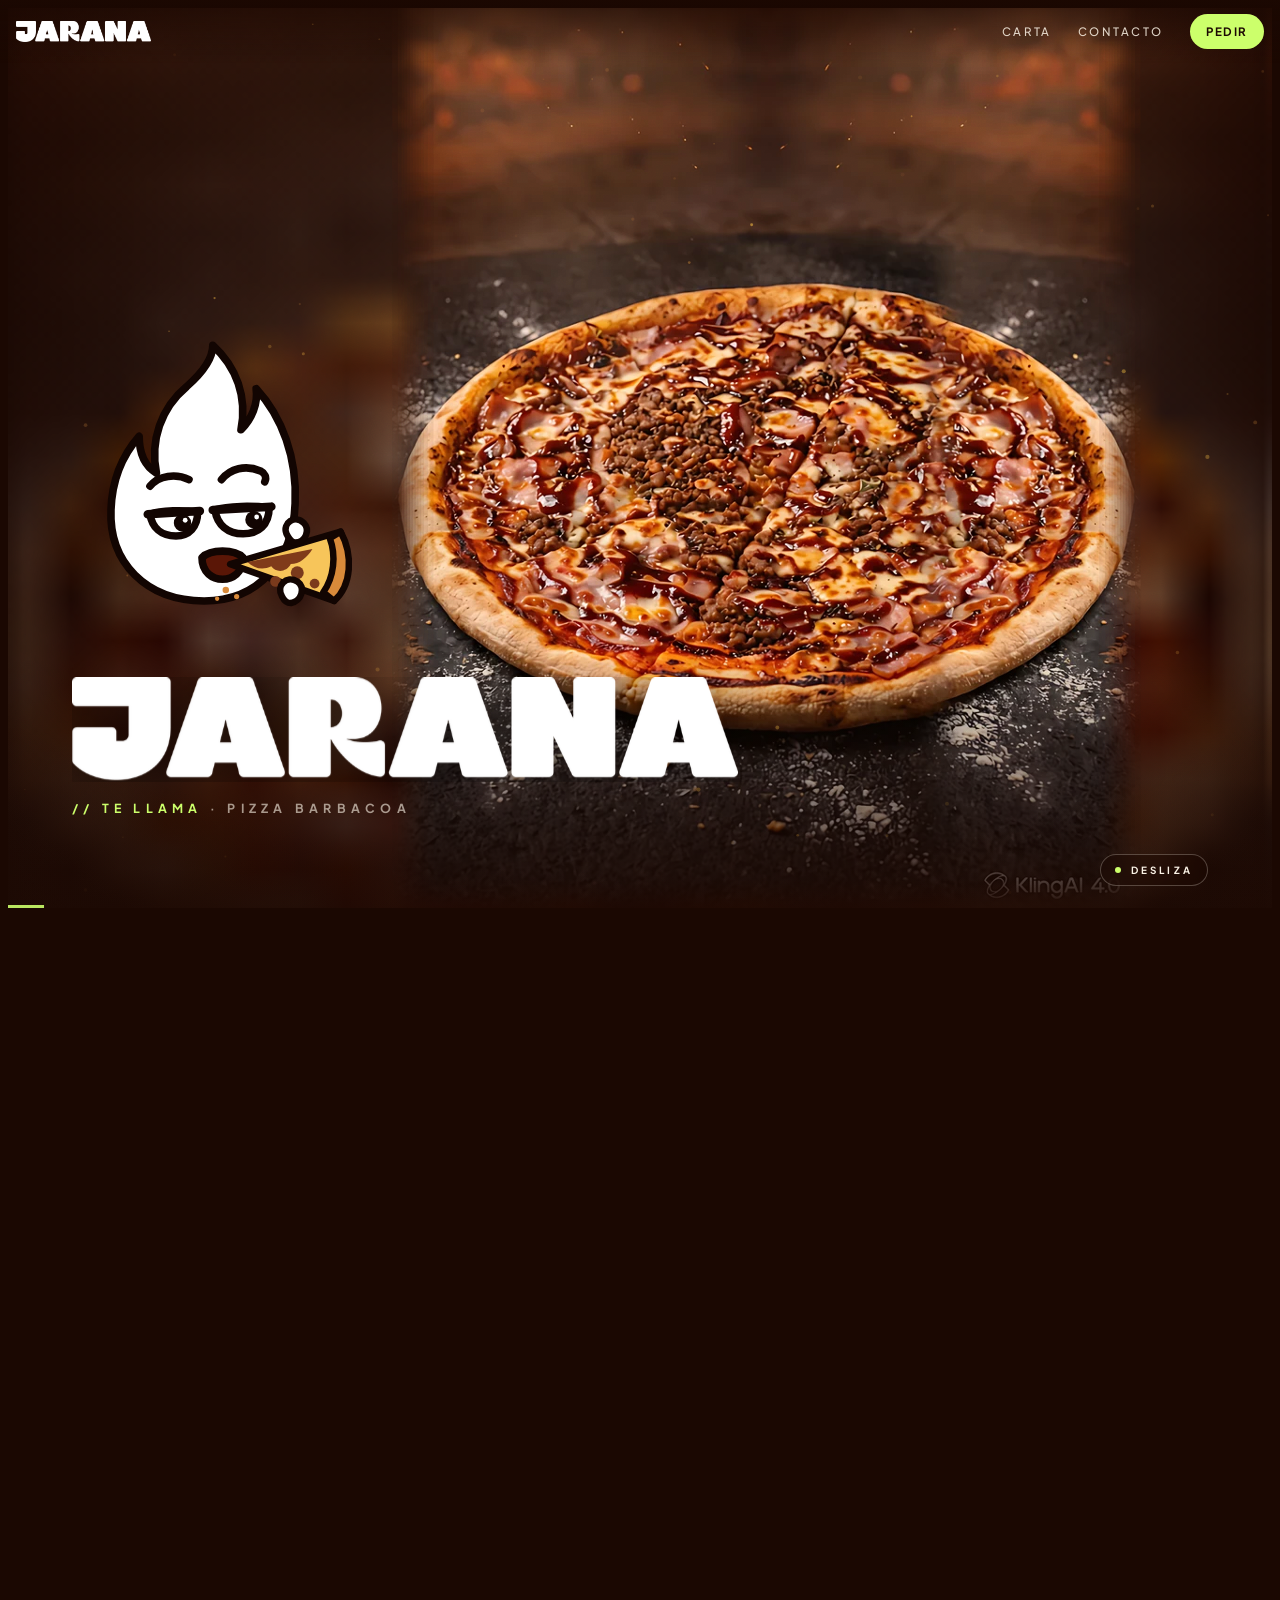
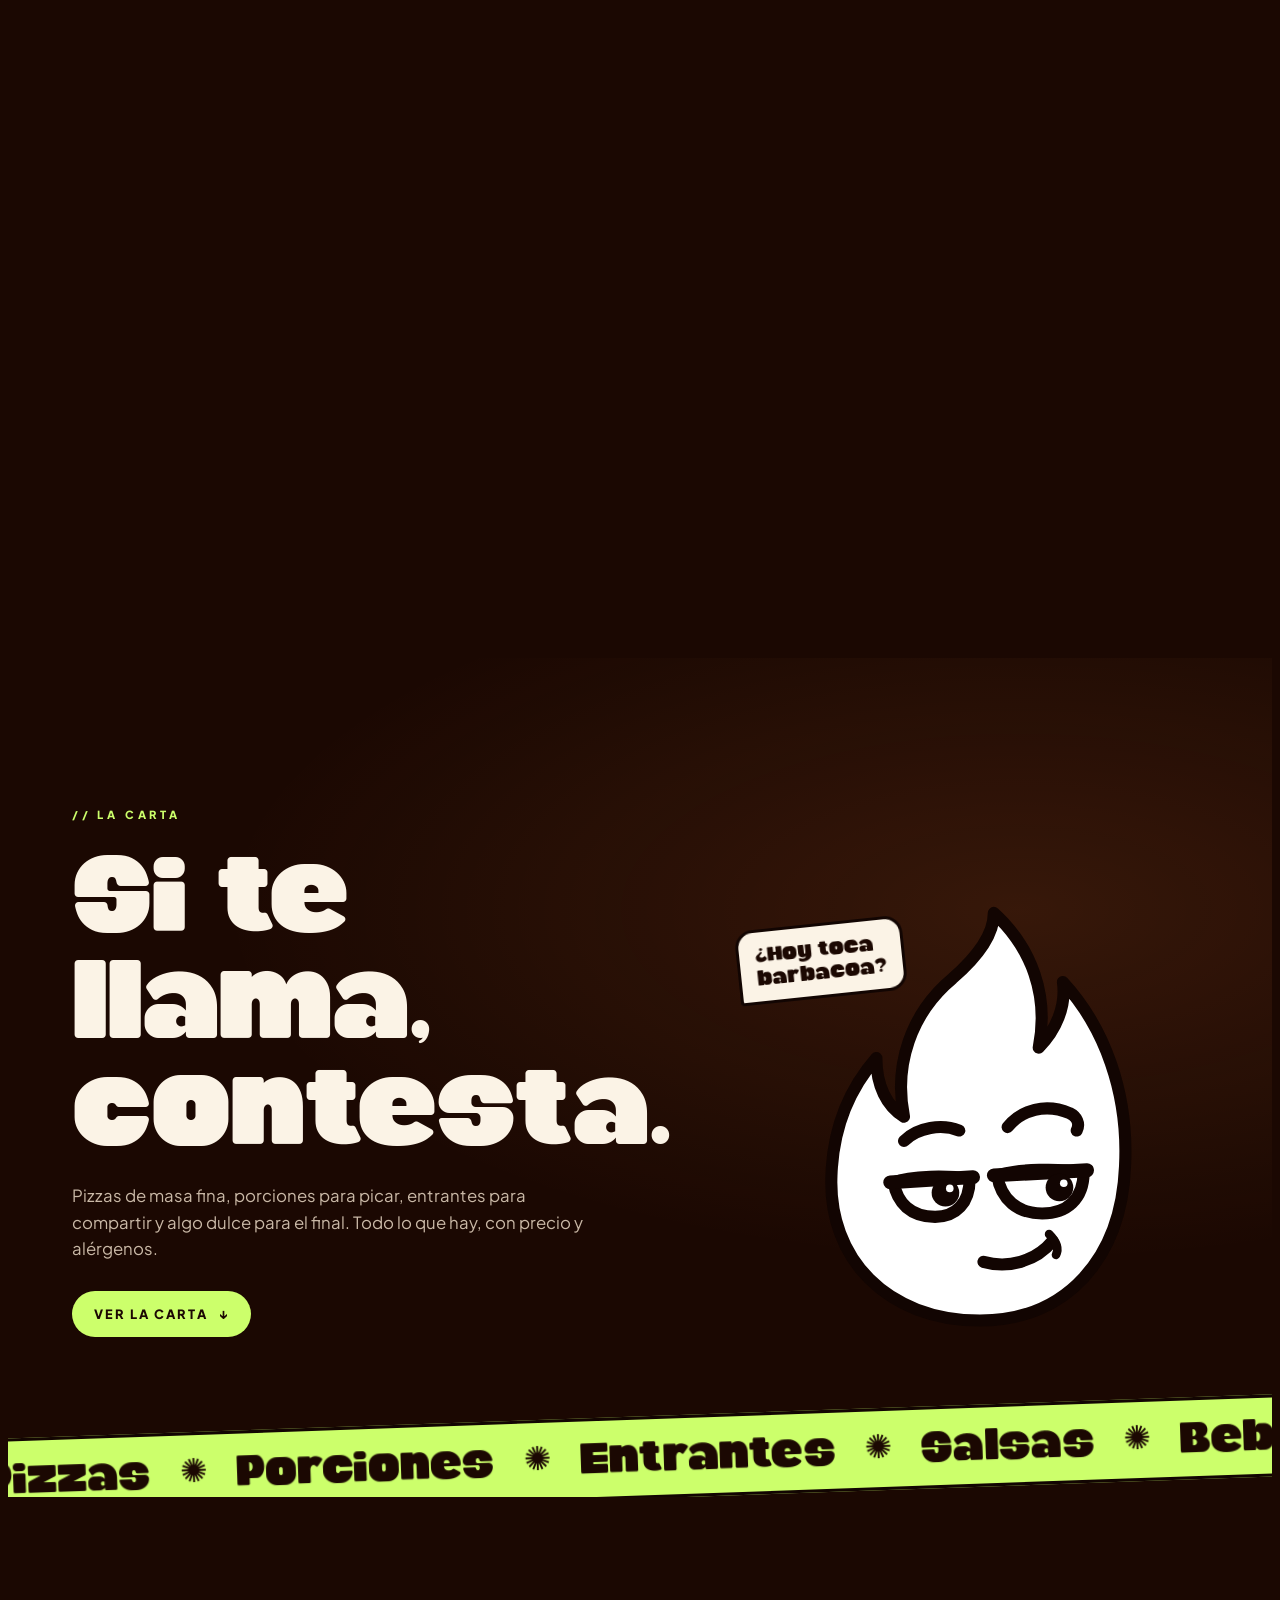
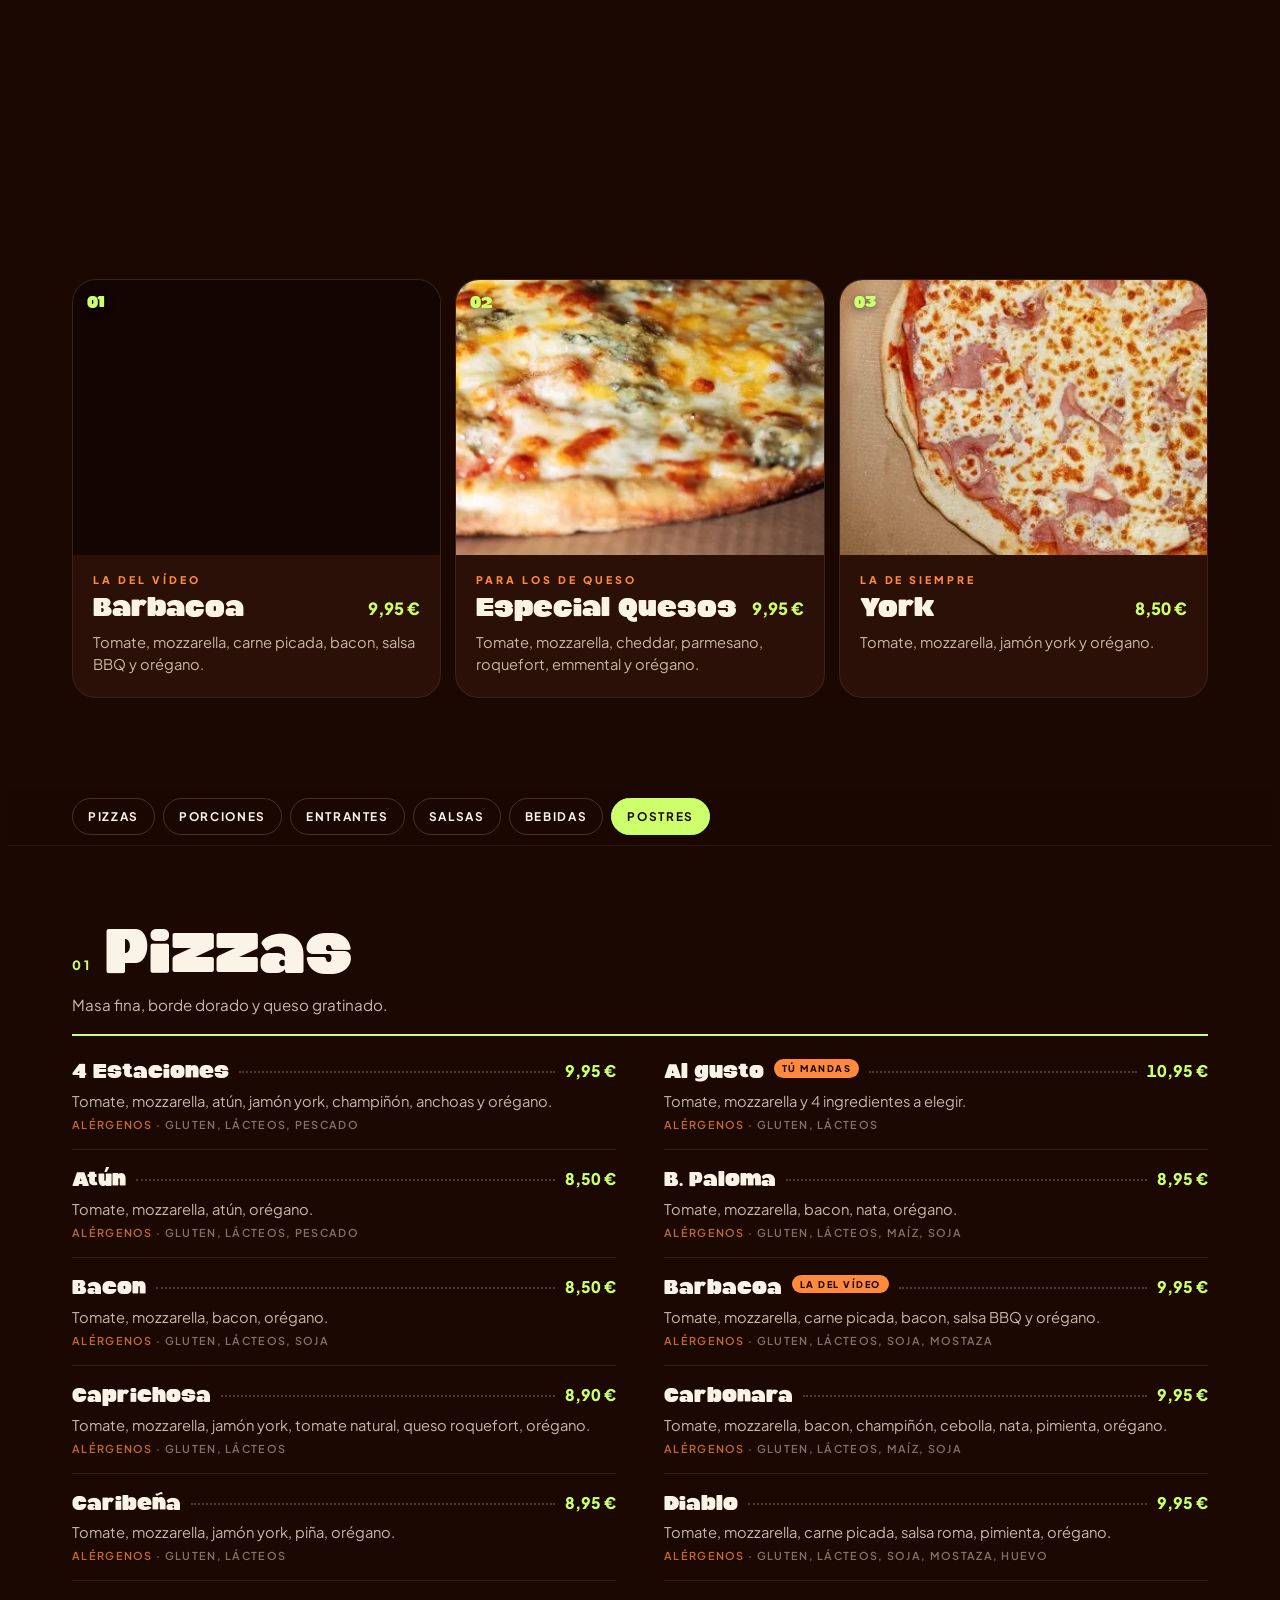
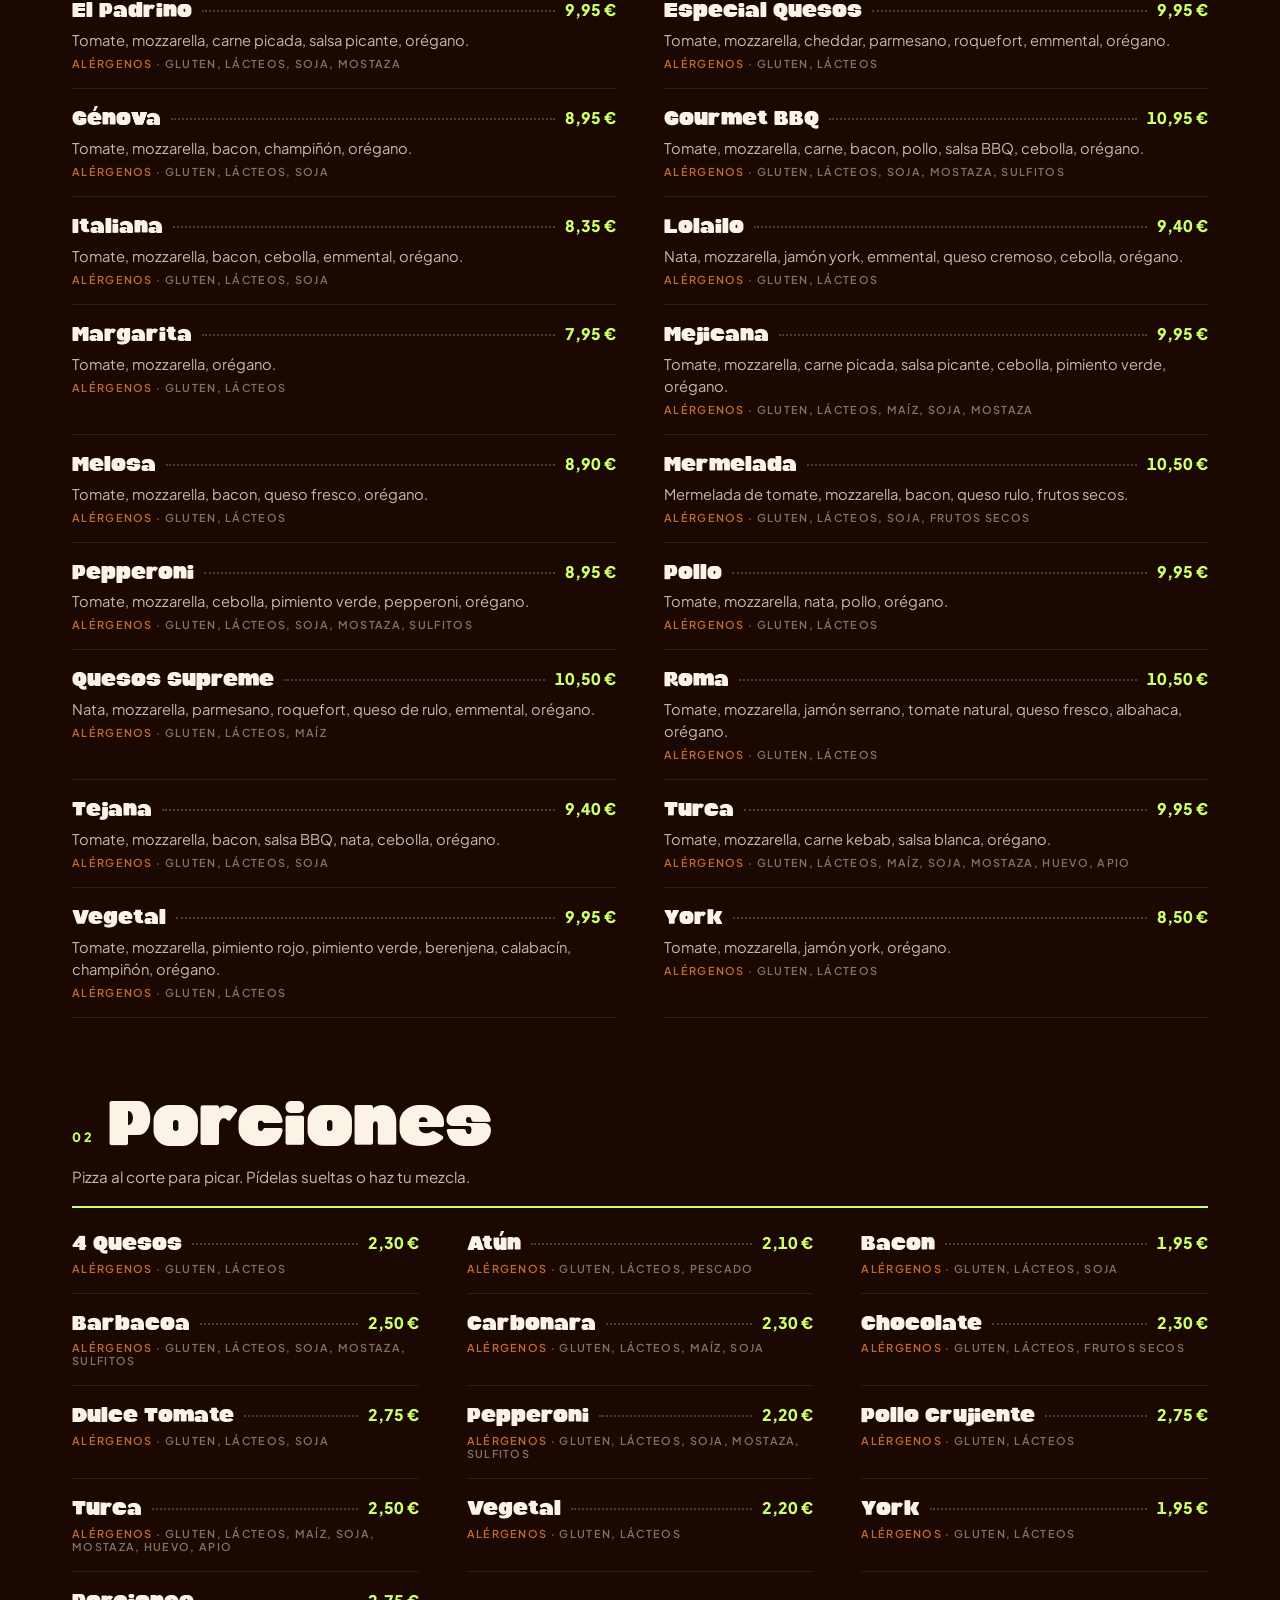
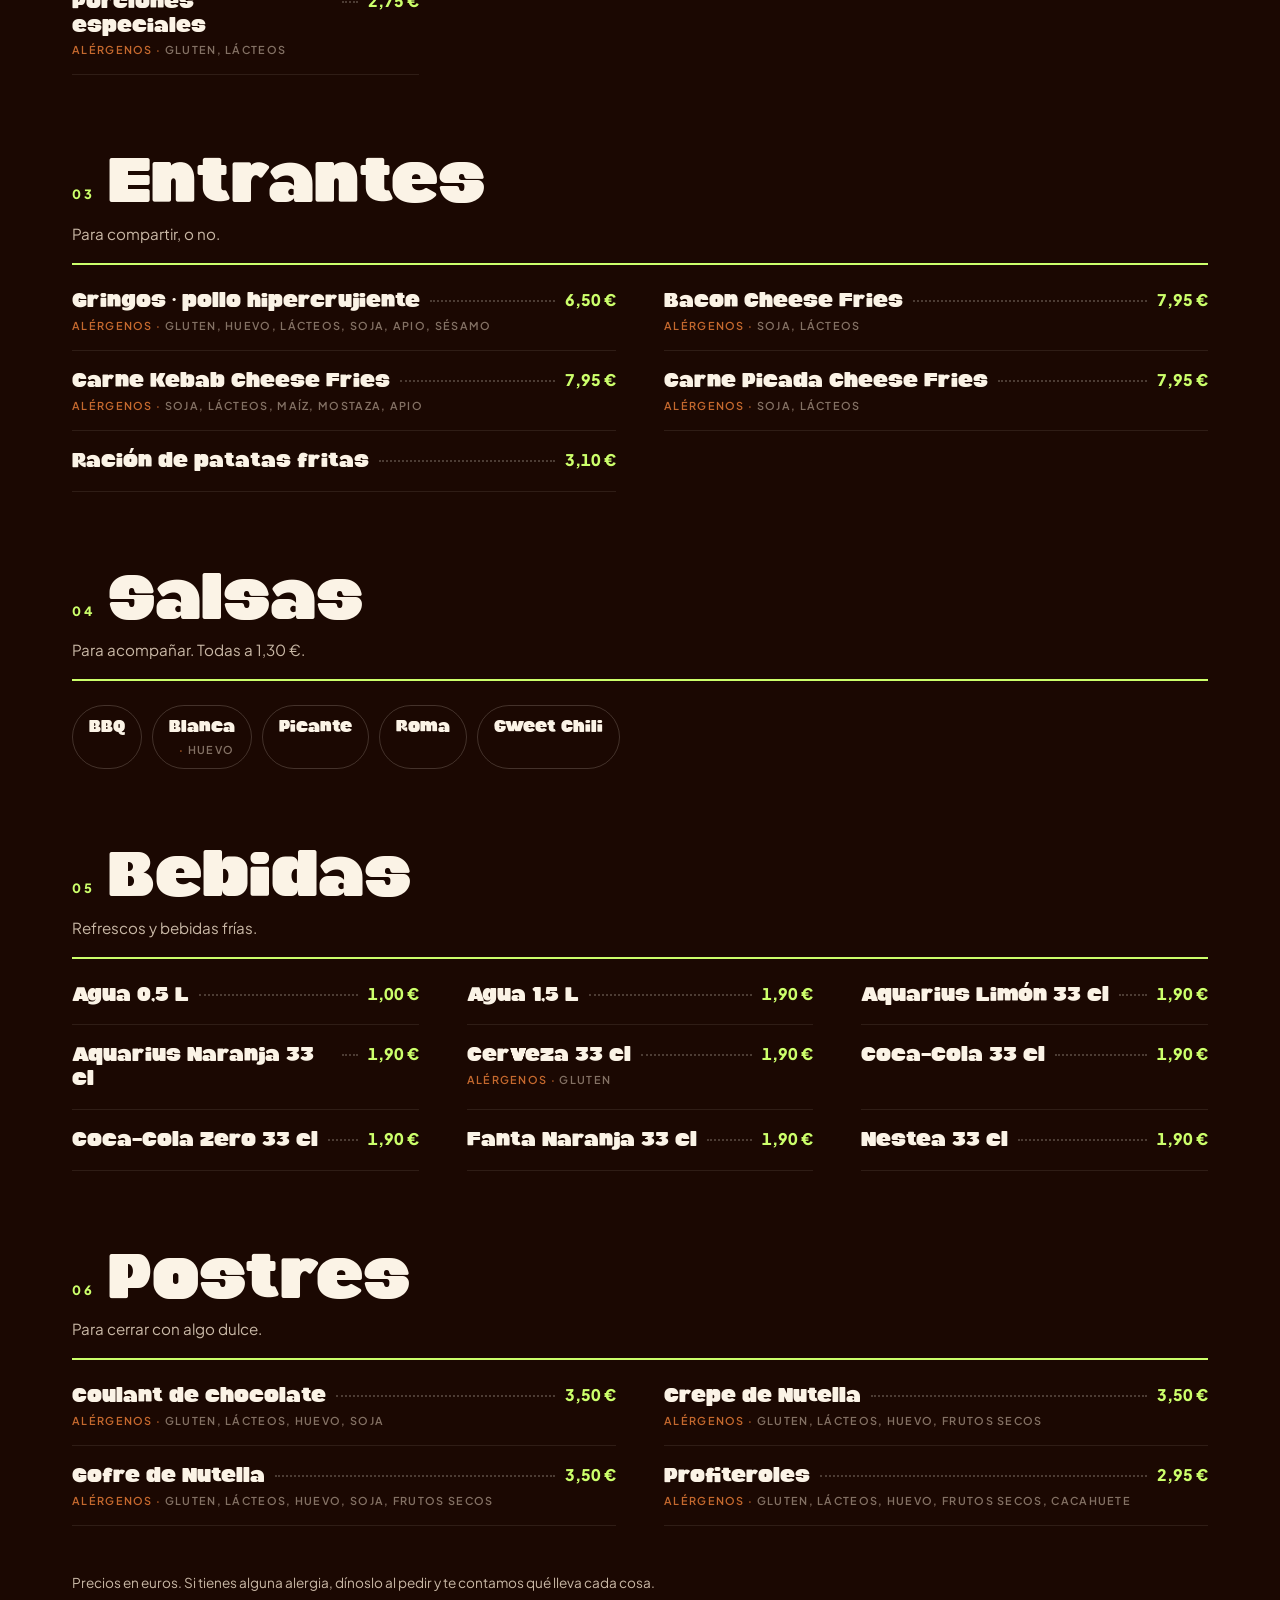
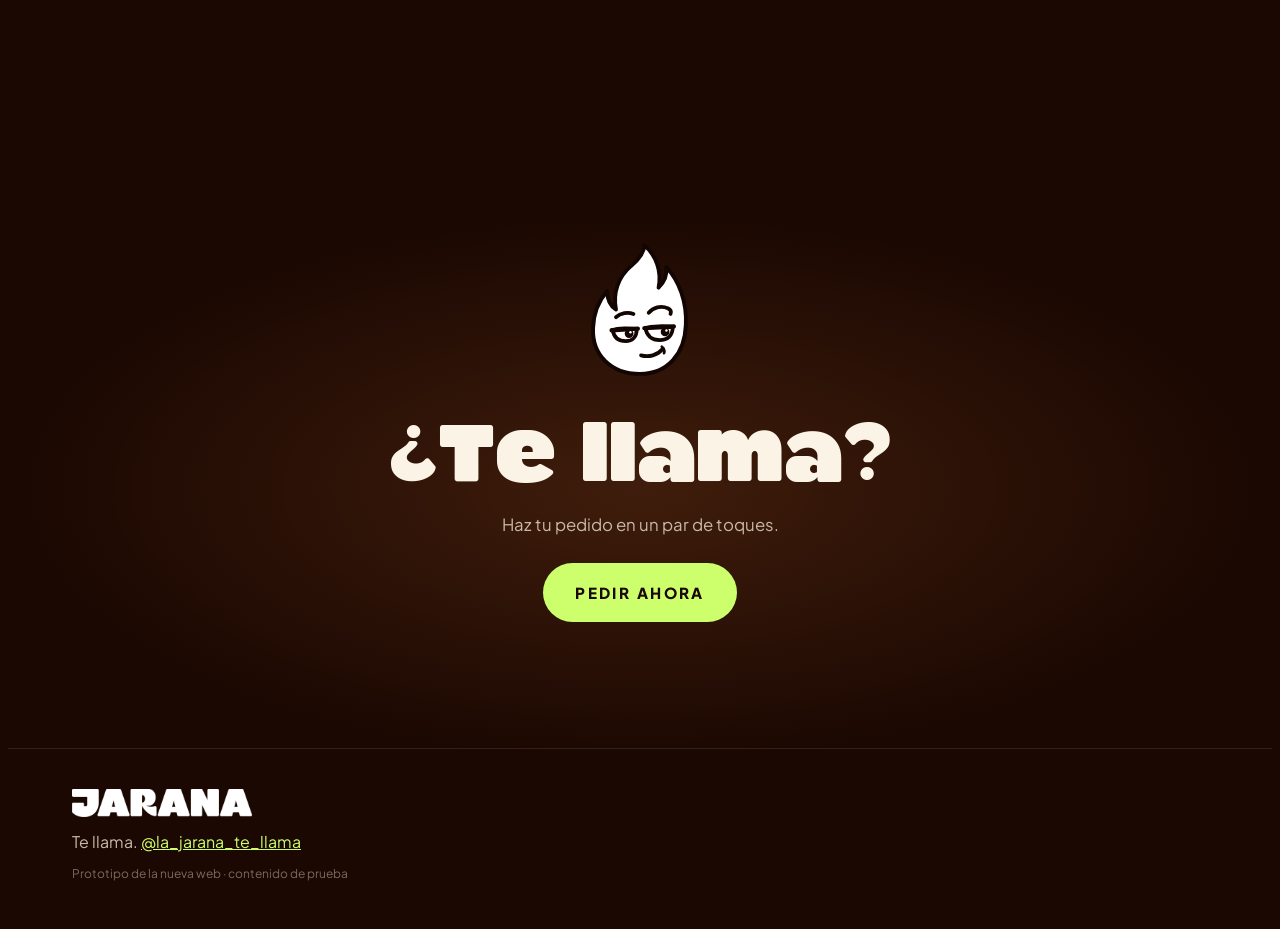
<file: index.html>
<!doctype html>
<html lang="es">
<head>
<meta charset="utf-8">
<meta name="viewport" content="width=device-width,initial-scale=1,viewport-fit=cover">
<meta name="theme-color" content="#1b0802">
<title>La Jarana te llama</title>
<meta name="claude:viewport-fit-sides" content="cover">
<link rel="preconnect" href="https://fonts.googleapis.com">
<link rel="preconnect" href="https://fonts.gstatic.com" crossorigin>
<link rel="stylesheet" href="https://fonts.googleapis.com/css2?family=Plus+Jakarta+Sans:wght@400;500;600;700;800&display=swap">
<link rel="preload" href="assets/Sardin.ttf" as="font" type="font/ttf" crossorigin>
<style>
@font-face{font-family:"Sardin";src:url("assets/Sardin.ttf") format("truetype");font-display:swap}
/* Layout: pinned full-screen canvas that scrubs the pizza clip with the scroll; brand title anchored bottom-left like a film title card. Single dark look (brand brown). */
:root{
  --brown:#1b0802;
  --brown-2:#2a1006;
  --lime:#ccff6b;
  --cream:#fbf3e6;
  --muted:#c9b8a6;
  --ember:#ff8a3d;
  --display:"Sardin","Arial Black","Helvetica Neue",sans-serif;
  --hh:64px;
  --body:"Plus Jakarta Sans",system-ui,-apple-system,"Segoe UI",sans-serif;
  color-scheme:dark;
}
html{background:var(--brown)}
body{background:var(--brown);color:var(--cream);font-family:var(--body);-webkit-font-smoothing:antialiased}
body::before{content:"";position:fixed;inset:0 0 auto;height:env(safe-area-inset-top,0px);z-index:30;background:var(--brown)}

/* Header */
.top{position:fixed;top:env(safe-area-inset-top,0px);left:0;right:0;z-index:20;
  padding-block:14px;padding-left:max(16px,env(safe-area-inset-left,0px));padding-right:max(16px,env(safe-area-inset-right,0px));
  display:flex;align-items:center;justify-content:space-between;gap:16px;
  background:linear-gradient(to bottom,rgba(27,8,2,.75),rgba(27,8,2,0));}
.brand{display:block;line-height:0}
.brand img{height:17px;width:auto}
@media (min-width:760px){.brand img{height:21px}}
.top{transition:background-color .35s}
.top.solid{background:rgba(27,8,2,.92);backdrop-filter:blur(10px);-webkit-backdrop-filter:blur(10px)}
.nav{display:flex;align-items:center;gap:26px}
.nav a{color:var(--cream);text-decoration:none;font-size:.72rem;font-weight:500;letter-spacing:.22em;text-transform:uppercase;opacity:.85}
.nav a:hover,.nav a:focus-visible{opacity:1;color:var(--lime)}
.cta{background:var(--lime);color:var(--brown)!important;opacity:1!important;padding:10px 16px;border-radius:999px;font-weight:700!important;letter-spacing:.14em!important}
.cta:hover{filter:brightness(1.05)}
.nav .hide-s{display:none}
@media (min-width:760px){.nav .hide-s{display:inline}}
a:focus-visible{outline:2px solid var(--lime);outline-offset:3px}

/* Hero */
.hero{position:relative;height:250vh}
.stage{position:sticky;top:0;height:100vh;height:100lvh;overflow:hidden;background:var(--brown)}
.stage canvas{position:absolute;inset:0;width:100%;height:100%;display:block}
#embers{pointer-events:none}
.grain{position:absolute;inset:-50%;pointer-events:none;opacity:.07;mix-blend-mode:overlay;
  background-image:url("data:image/svg+xml;utf8,<svg xmlns='http://www.w3.org/2000/svg' width='160' height='160'><filter id='n'><feTurbulence type='fractalNoise' baseFrequency='.9' numOctaves='2' stitchTiles='stitch'/></filter><rect width='100%' height='100%' filter='url(%23n)'/></svg>")}
.vig{position:absolute;inset:0;pointer-events:none;
  background:radial-gradient(120% 90% at 50% 45%,rgba(27,8,2,0) 55%,rgba(27,8,2,.75) 100%),linear-gradient(to top,rgba(27,8,2,.85) 0%,rgba(27,8,2,0) 28%)}

.title{position:absolute;left:0;right:0;bottom:calc(env(safe-area-inset-bottom,0px) + 9vh);
  padding-left:max(16px,env(safe-area-inset-left,0px));padding-right:max(16px,env(safe-area-inset-right,0px));
  will-change:transform,opacity}
.title h1{margin:0;line-height:0}
.title h1 img{display:block;width:min(92vw,560px);height:auto;filter:drop-shadow(0 6px 24px rgba(0,0,0,.45))}
.title h1 .dot{color:var(--lime)}
.title h1 .w{display:inline-block;transform:translateY(110%);opacity:0;animation:rise .9s cubic-bezier(.2,.8,.2,1) forwards}
.title .sub{margin:18px 0 0;font-size:.78rem;font-weight:700;letter-spacing:.42em;text-transform:uppercase;color:var(--lime);opacity:0;animation:fade .8s .45s forwards}
.title .sub span{color:var(--cream);opacity:.6}
.mask{display:block;overflow:hidden;padding-bottom:.06em}
@keyframes rise{to{transform:none;opacity:1}}
@keyframes fade{to{opacity:1}}

.scroll{position:absolute;left:50%;bottom:calc(env(safe-area-inset-bottom,0px) + 22px);transform:translateX(-50%);
  display:flex;align-items:center;gap:10px;font-size:.62rem;font-weight:700;letter-spacing:.32em;text-transform:uppercase;color:var(--cream);
  padding:9px 14px;border:1px solid rgba(251,243,230,.25);border-radius:999px;background:rgba(27,8,2,.35);backdrop-filter:blur(6px);-webkit-backdrop-filter:blur(6px);transition:opacity .4s}
.scroll i{width:6px;height:6px;border-radius:50%;background:var(--lime);animation:bob 1.4s ease-in-out infinite}
@keyframes bob{50%{transform:translateY(4px)}}
.bar{position:absolute;left:0;bottom:0;height:3px;width:100%;transform-origin:0 50%;transform:scaleX(0);background:var(--lime);opacity:.9}


/* Monigote comiendo pizza: discreto en móvil, rellena el hueco izquierdo en escritorio */
.eater{position:absolute;z-index:2;pointer-events:none;right:max(14px,env(safe-area-inset-right,0px));top:calc(env(safe-area-inset-top,0px) + 74px);width:74px;
  opacity:0;animation:fade .8s .9s forwards;will-change:transform}
.m-eat{animation:sway 4.6s ease-in-out infinite;transform-origin:45% 95%}
.m-eat .slice{transform-box:view-box;transform-origin:230px 210px;animation:bite 2.6s cubic-bezier(.5,0,.3,1) infinite}
.m-eat .chew{transform-box:fill-box;transform-origin:50% 0;animation:chew 2.6s ease-in-out infinite}
.m-eat .crumbs{animation:crumbs 2.6s ease-in infinite}
@keyframes bite{0%,55%,100%{transform:none}68%{transform:translate(-10px,-3px) rotate(-4deg)}78%{transform:translate(2px,1px)}}
@keyframes chew{0%,60%,100%{transform:scaleY(1)}66%{transform:scaleY(1.25)}74%{transform:scaleY(.35)}82%{transform:scaleY(.9)}90%{transform:scaleY(.4)}}
@keyframes crumbs{0%,70%{transform:translateY(0);opacity:0}74%{opacity:1}100%{transform:translateY(22px);opacity:0}}
@media (min-width:900px){
  .eater{right:auto;top:auto;left:max(6vw,env(safe-area-inset-left,0px));bottom:calc(10vh + min(8vw,128px) + 90px);width:clamp(220px,22vw,380px)}
}
@media (min-width:900px){
  .title{bottom:10vh;padding-left:max(5vw,env(safe-area-inset-left,0px))}
  .title h1 img{width:min(52vw,820px)}
  .scroll{left:auto;right:max(5vw,env(safe-area-inset-right,0px));transform:none}
}

/* ---------- Carta (parte 2) ---------- */
.wrap{max-width:1180px;margin:0 auto;padding-left:max(16px,env(safe-area-inset-left,0px));padding-right:max(16px,env(safe-area-inset-right,0px))}
@media (min-width:900px){.wrap{padding-left:max(5vw,env(safe-area-inset-left,0px));padding-right:max(5vw,env(safe-area-inset-right,0px))}}
.lbl{display:inline-block;font-size:.7rem;font-weight:800;letter-spacing:.34em;text-transform:uppercase;color:var(--lime)}
.lbl.dark{color:var(--brown)}
h2,h3,h4{font-family:var(--display);font-weight:400;margin:0}
.btn{display:inline-flex;align-items:center;gap:10px;background:var(--lime);color:var(--brown);text-decoration:none;font-weight:800;font-size:.8rem;letter-spacing:.16em;text-transform:uppercase;padding:15px 22px;border-radius:999px;transition:transform .25s cubic-bezier(.2,.8,.2,1),box-shadow .25s}
.btn:hover{transform:translateY(-2px);box-shadow:0 10px 30px -8px rgba(204,255,107,.55)}
.btn.big{font-size:.95rem;padding:20px 32px}

/* intro */
.intro{position:relative;padding-top:16vh;overflow:hidden;background:radial-gradient(90% 60% at 80% 30%,rgba(255,138,61,.12),transparent 70%),var(--brown)}
.intro-in{display:grid;gap:24px;align-items:end}
.intro h2{font-size:clamp(3rem,13vw,7.4rem);line-height:.9;letter-spacing:-.01em;margin:18px 0 22px;color:var(--cream)}
.lead{margin:0 0 28px;max-width:44ch;color:var(--muted);font-size:1.05rem;line-height:1.6}
.intro-m{position:relative;justify-self:end;width:min(62vw,300px);margin-top:-10px}
.flame{display:block;width:100%;height:auto;overflow:visible}
.m-intro{animation:sway 4.2s ease-in-out infinite;transform-origin:50% 95%}
.flame .pupils{transition:transform .25s ease-out}
.flame .blinker{transform-box:fill-box;transform-origin:50% 50%}
.flame.blink .blinker{animation:blink .18s ease-in-out}
@keyframes blink{50%{transform:scaleY(.08)}}
@keyframes sway{0%,100%{transform:rotate(-3deg) translateY(0)}50%{transform:rotate(3deg) translateY(-8px)}}
.bubble{position:absolute;left:-14%;top:4%;z-index:1;background:var(--cream);color:var(--brown);font-family:var(--display);font-size:clamp(1rem,4.4vw,1.35rem);line-height:1.05;padding:12px 16px;border-radius:18px 18px 18px 4px;border:3px solid #120502;transform:rotate(-6deg);animation:pop .5s 1.2s both cubic-bezier(.3,1.6,.5,1)}
@keyframes pop{from{transform:rotate(-6deg) scale(.4);opacity:0}}
@media (min-width:900px){
  .intro-in{grid-template-columns:1.35fr 1fr;gap:5vw}
  .intro-m{width:min(30vw,380px);justify-self:center}
}
.marq{margin-top:9vh;background:var(--lime);color:var(--brown);overflow:hidden;transform:rotate(-2deg) scale(1.04);border-block:3px solid #120502}
.mq{display:flex;width:max-content;align-items:center;gap:28px;padding:14px 0;font-family:var(--display);font-size:clamp(1.6rem,6vw,2.8rem);line-height:1;white-space:nowrap;animation:mq 24s linear infinite}
.mq i{font-style:normal;font-size:.7em}
@keyframes mq{to{transform:translateX(-50%)}}

/* featured */
.feat{padding-block:16vh 10vh}
.sec-h{margin-bottom:36px}
.sec-h h2,.order h2{font-size:clamp(2.6rem,10vw,5.6rem);line-height:.92;margin-top:16px;color:var(--cream)}
.cards{display:grid;grid-auto-flow:column;grid-auto-columns:82%;gap:14px;overflow-x:auto;scroll-snap-type:x mandatory;margin-inline:calc(-1*max(16px,env(safe-area-inset-left,0px)));padding-inline:max(16px,env(safe-area-inset-left,0px));padding-bottom:8px;scrollbar-width:none}
.cards::-webkit-scrollbar{display:none}
.card{scroll-snap-align:start;background:var(--brown-2);border:1px solid rgba(251,243,230,.08);border-radius:24px;overflow:hidden;display:flex;flex-direction:column}
.ph{position:relative;aspect-ratio:4/3;overflow:hidden;background:#120502}
.ph img{width:100%;height:100%;object-fit:cover;display:block;transition:transform .8s cubic-bezier(.2,.8,.2,1)}
.card:hover .ph img{transform:scale(1.06)}
.ph .n{position:absolute;left:14px;top:12px;font-family:var(--display);font-size:1.1rem;color:var(--lime);text-shadow:0 2px 10px rgba(0,0,0,.6)}
.cb{padding:18px 20px 22px;display:grid;gap:8px}
.kick{font-size:.66rem;font-weight:800;letter-spacing:.28em;text-transform:uppercase;color:var(--ember)}
.cb .row{display:flex;align-items:baseline;justify-content:space-between;gap:12px}
.cb h4{font-size:1.8rem;line-height:1}
.cb .pr{font-weight:800;color:var(--lime);font-size:1.05rem;white-space:nowrap;font-variant-numeric:tabular-nums}
.cb p{margin:0;color:var(--muted);font-size:.92rem;line-height:1.5}
@media (min-width:900px){.cards{grid-auto-flow:row;grid-template-columns:repeat(3,1fr);overflow:visible;margin:0;padding:0}}

/* full menu */
.menu{position:relative;padding-bottom:12vh}
.tabs{position:sticky;top:calc(var(--hh) + env(safe-area-inset-top,0px));z-index:10;background:rgba(27,8,2,.92);backdrop-filter:blur(10px);-webkit-backdrop-filter:blur(10px);border-bottom:1px solid rgba(251,243,230,.08)}
.tabs-in{display:flex;gap:8px;overflow-x:auto;scrollbar-width:none;max-width:1180px;margin:0 auto;padding:10px max(16px,env(safe-area-inset-left,0px))}
.tabs-in::-webkit-scrollbar{display:none}
.tabs a{flex:none;color:var(--cream);text-decoration:none;font-size:.74rem;font-weight:700;letter-spacing:.14em;text-transform:uppercase;padding:10px 15px;border-radius:999px;border:1px solid rgba(251,243,230,.18);transition:background-color .25s,color .25s,border-color .25s}
.tabs a:hover{border-color:var(--lime)}
.tabs a.on{background:var(--lime);color:var(--brown);border-color:var(--lime)}
@media (min-width:900px){.tabs-in{padding-inline:5vw;justify-content:flex-start}}
.cat{padding-top:72px;scroll-margin-top:calc(var(--hh) + 60px + env(safe-area-inset-top,0px))}
.cat-h{display:grid;grid-template-columns:auto 1fr;column-gap:14px;align-items:baseline;padding-bottom:20px;margin-bottom:6px;border-bottom:2px solid var(--lime)}
.cat-h .num{font-weight:800;font-size:.8rem;letter-spacing:.2em;color:var(--lime)}
.cat-h h3{font-size:clamp(2.4rem,9vw,4.4rem);line-height:.95;color:var(--cream)}
.cat-h p{grid-column:1/-1;margin:10px 0 0;color:var(--muted);font-size:.95rem}
.list{list-style:none;margin:0;padding:0;display:grid;column-gap:48px}
.it{padding:18px 0;border-bottom:1px solid rgba(251,243,230,.09)}
.it .row{display:flex;align-items:baseline;gap:10px}
.it h4{font-size:1.35rem;line-height:1.1;color:var(--cream)}
.it .ld{flex:1;min-width:16px;border-bottom:2px dotted rgba(251,243,230,.22);transform:translateY(-4px)}
.it .pr{font-weight:800;color:var(--lime);white-space:nowrap;font-variant-numeric:tabular-nums}
.it .ing{margin:6px 0 0;color:var(--muted);font-size:.92rem;line-height:1.5;max-width:52ch}
.it .al{margin:6px 0 0;font-size:.68rem;font-weight:600;letter-spacing:.12em;text-transform:uppercase;color:rgba(201,184,166,.6)}
.it .al::before{content:"Alérgenos · ";color:rgba(255,138,61,.75)}
.tag{display:inline-block;vertical-align:middle;margin-left:10px;font-family:var(--body);font-size:.58rem;font-weight:800;letter-spacing:.16em;text-transform:uppercase;background:var(--ember);color:var(--brown);padding:4px 8px;border-radius:999px;transform:translateY(-3px)}
.it:hover h4{color:var(--lime)}
.list.chips{display:flex;flex-wrap:wrap;gap:10px;padding-top:18px}
.list.chips .it{border:1px solid rgba(251,243,230,.18);border-radius:999px;padding:10px 16px}
.list.chips .row{gap:12px}.list.chips .ld{display:none}.list.chips h4{font-size:1.15rem}.list.chips .pr{display:none}
.list.chips .al{display:inline;margin:0 0 0 10px}.list.chips .al::before{content:"· "}
@media (min-width:760px){.list.two{grid-template-columns:1fr 1fr}.list.three{grid-template-columns:1fr 1fr}}
@media (min-width:1100px){.list.three{grid-template-columns:repeat(3,1fr)}}
.note{margin:48px 0 0;color:var(--muted);font-size:.85rem;max-width:60ch}

/* order + footer */
.order{padding-block:16vh 14vh;text-align:center;background:radial-gradient(70% 60% at 50% 60%,rgba(255,138,61,.16),transparent 70%),var(--brown)}
.order-in{display:grid;justify-items:center;gap:18px}
.m-order{width:120px;animation:sway 3.4s ease-in-out infinite;transform-origin:50% 95%}
.order p{margin:0 0 10px;color:var(--muted);font-size:1.05rem}
.foot{border-top:1px solid rgba(251,243,230,.1);padding-block:40px calc(40px + env(safe-area-inset-bottom,0px))}
.foot-in{display:grid;gap:14px;justify-items:start}
.foot-logo{width:180px;height:auto}
.foot p{margin:0;color:var(--muted)}
.foot a{color:var(--lime)}
.foot small{color:rgba(201,184,166,.55);font-size:.75rem}
.reveal{transition-delay:var(--d,0ms)}
@media (prefers-reduced-motion:reduce){
  .m-intro,.m-order,.mq,.bubble,.m-eat,.m-eat .slice,.m-eat .chew,.m-eat .crumbs{animation:none}
  .card:hover .ph img{transform:none}
}


/* Pedido online (FoodBooking) en ventana */
.order-modal{padding:0;border:0;background:transparent;max-width:none;max-height:none;width:100%;height:100%;color:var(--cream)}
.order-modal::backdrop{background:rgba(27,8,2,.88);backdrop-filter:blur(6px);-webkit-backdrop-filter:blur(6px)}
.order-modal[open]{display:flex;align-items:center;justify-content:center}
.om-box{display:flex;flex-direction:column;width:min(1100px,calc(100% - 24px));height:min(88vh,900px);height:min(88dvh,900px);background:var(--brown);border:2px solid rgba(204,255,107,.28);border-radius:24px;overflow:hidden;box-shadow:0 30px 90px rgba(0,0,0,.5);animation:omIn .35s cubic-bezier(.2,.8,.2,1)}
@keyframes omIn{from{opacity:0;transform:translateY(24px) scale(.98)}}
.om-h{display:flex;align-items:center;justify-content:space-between;gap:12px;padding:12px 14px 12px 18px;border-bottom:1px solid rgba(251,243,230,.1)}
.om-h p{margin:2px 0 0;font-family:var(--display);font-size:1.3rem}
.om-h .lbl{font-size:.62rem}
.om-act{display:flex;gap:8px}
.om-btn{display:grid;place-items:center;width:42px;height:42px;border-radius:12px;border:1px solid rgba(251,243,230,.14);background:rgba(251,243,230,.06);color:var(--cream);cursor:pointer}
.om-btn.lime{background:var(--lime);color:var(--brown);border-color:var(--lime)}
.om-btn svg{width:20px;height:20px;fill:none;stroke:currentColor;stroke-width:2.2;stroke-linecap:round;stroke-linejoin:round}
.om-frame{position:relative;flex:1;min-height:0;background:#fff}
.om-frame iframe{position:absolute;inset:0;width:100%;height:100%;border:0}
.om-load{position:absolute;inset:0;display:grid;place-content:center;justify-items:center;gap:14px;background:var(--brown);color:var(--muted);font-weight:600;transition:opacity .4s}
.om-load .flame{width:70px;animation:sway 1.6s ease-in-out infinite;transform-origin:50% 95%}
.om-frame.ok .om-load{opacity:0;pointer-events:none}
.om-f{margin:0;padding:10px 16px calc(10px + env(safe-area-inset-bottom,0px));font-size:.78rem;color:var(--muted);text-align:center;border-top:1px solid rgba(251,243,230,.1)}
.om-f a{color:var(--lime)}
@media (max-width:600px){.om-box{width:100%;height:100%;border-radius:0;border:0}}
.reveal{transition:opacity .8s cubic-bezier(.22,1,.36,1),transform .8s cubic-bezier(.22,1,.36,1);transition-delay:var(--d,0ms)}
.reveal.pre{opacity:0;transform:translateY(40px)}

@media (prefers-reduced-motion:reduce){
  .title h1 .w,.title .sub{animation:none;transform:none;opacity:1}
  .scroll i{animation:none}
  .reveal.pre{opacity:1;transform:none}
}
</style>

</head>
<body>
<header class="top">
  <a class="brand" href="#inicio" aria-label="La Jarana, inicio"><img src="assets/logo.png" alt="La Jarana" width="1000" height="155"></a>
  <nav class="nav" aria-label="Principal">
    <a href="#carta">Carta</a>
    <a class="hide-s" href="#contacto">Contacto</a>
    <a class="cta" href="https://www.foodbooking.com/ordering/?restaurant_uid=7d2d0ed9-39f6-4627-8ff7-ba20ef5cc52b" target="_blank" rel="noopener" data-pedir>Pedir</a>
  </nav>
</header>

<main>
  <section class="hero" id="inicio" aria-label="La Jarana te llama">
    <div class="stage">
      <canvas id="amb" aria-hidden="true"></canvas>
      <canvas id="frame" aria-hidden="true"></canvas>
      <canvas id="embers" aria-hidden="true"></canvas>
      <div class="vig"></div>
      <div class="grain"></div>
      <div class="eater" id="eater"><svg class="flame m-eat" viewBox="0 0 260 260" aria-hidden="true">
<g fill="none" stroke="#120502" stroke-width="7" stroke-linecap="round" stroke-linejoin="round">
<path fill="#fff" d="M110 240 C56 240 22 204 24 156 C25 126 36 104 50 88 C50 104 56 116 66 122 C60 92 70 62 94 42 C110 28 118 16 118 4 C140 24 150 52 144 82 C154 72 160 58 158 44 C182 70 196 108 194 150 C192 204 160 240 110 240 Z"/>
<path d="M60 134 C68 124 84 122 96 128"/>
<path d="M126 128 C134 118 148 114 162 120 C166 122 168 126 166 130"/>
<path fill="#fff" d="M60 160 C70 156 92 156 104 158 C104 172 96 180 84 180 C70 180 62 172 60 160 Z"/>
<path fill="#fff" d="M120 156 C132 152 156 152 170 154 C170 170 160 178 146 178 C132 178 122 170 120 156 Z"/>
<path d="M58 160 L106 157 M118 156 L172 153" stroke-width="8"/>
<g class="chew"><path fill="#5a1606" d="M108 200 C116 192 138 192 146 200 C146 214 136 220 127 220 C118 220 108 214 108 200 Z"/></g>
</g>
<g class="blinker"><g class="pupils"><circle cx="90" cy="168" r="8" fill="#120502"/><circle cx="156" cy="165" r="8" fill="#120502"/>
<circle cx="92.5" cy="165.5" r="2.2" fill="#fff"/><circle cx="158.5" cy="162.5" r="2.2" fill="#fff"/></g></g>
<g class="slice" stroke="#120502" stroke-width="6" stroke-linejoin="round" stroke-linecap="round">
<path fill="#f7c55a" d="M134 206 L236 176 C244 196 242 222 230 240 Z"/>
<path fill="#d98a3a" d="M236 176 C248 198 246 226 230 240 L220 232 C230 218 232 198 226 182 Z"/>
<path fill="#6b2410" stroke="none" d="M150 204 C170 200 190 196 210 192 C205 200 198 206 190 206 C186 214 176 214 172 208 C164 212 156 210 150 204 Z" opacity=".85"/>
<circle cx="196" cy="214" r="6" fill="#7a3a1c" stroke="none"/><circle cx="176" cy="222" r="5" fill="#7a3a1c" stroke="none"/><circle cx="212" cy="224" r="4.5" fill="#7a3a1c" stroke="none"/>
<path fill="#fff" d="M182 236 C176 226 186 216 196 222 C204 228 200 240 190 242 C186 242 184 240 182 236 Z"/>
<path fill="#fff" d="M186 178 C182 168 194 160 202 168 C208 174 204 186 194 186 C190 186 188 182 186 178 Z"/>
</g>
<g class="crumbs" fill="#d98a3a"><circle cx="130" cy="230" r="3"/><circle cx="140" cy="236" r="2.4"/><circle cx="122" cy="238" r="2"/></g>
</svg></div>
      <div class="title" id="title">
        <h1><span class="mask"><span class="w"><img src="assets/logo.png" alt="La Jarana" width="1000" height="155"></span></span></h1>
        <p class="sub">// Te llama <span>· Pizza barbacoa</span></p>
      </div>
      <div class="scroll" id="hint"><i></i>Desliza</div>
      <div class="bar" id="bar"></div>
    </div>
  </section>


<section class="intro" id="carta" aria-labelledby="h-intro">
  <div class="wrap intro-in">
    <div class="intro-t reveal">
      <span class="lbl">// La carta</span>
      <h2 id="h-intro">Si te llama,<br>contesta.</h2>
      <p class="lead">Pizzas de masa fina, porciones para picar, entrantes para compartir y algo dulce para el final. Todo lo que hay, con precio y alérgenos.</p>
      <a class="btn" href="#pizzas">Ver la carta <span aria-hidden="true">↓</span></a>
    </div>
    <div class="intro-m reveal" style="--d:120ms">
      <div class="bubble">¿Hoy toca<br>barbacoa?</div>
      <svg class="flame m-intro" viewBox="0 0 220 250" role="img" aria-label="Monigote de La Jarana: una llama blanca con cara de pillo"><g class="body" fill="none" stroke="#120502" stroke-width="7" stroke-linecap="round" stroke-linejoin="round">
<path fill="#fff" d="M110 240 C56 240 22 204 24 156 C25 126 36 104 50 88 C50 104 56 116 66 122 C60 92 70 62 94 42 C110 28 118 16 118 4 C140 24 150 52 144 82 C154 72 160 58 158 44 C182 70 196 108 194 150 C192 204 160 240 110 240 Z"/>
<path d="M66 136 C74 128 88 126 98 130"/>
<path d="M126 128 C134 118 148 114 162 120 C166 122 168 126 166 130"/>
<path fill="#fff" d="M60 160 C70 156 92 156 104 158 C104 172 96 180 84 180 C70 180 62 172 60 160 Z"/>
<path fill="#fff" d="M120 156 C132 152 156 152 170 154 C170 170 160 178 146 178 C132 178 122 170 120 156 Z"/>
<path d="M58 160 L106 157 M118 156 L172 153" stroke-width="8"/>
<path d="M112 206 C126 210 142 206 152 194"/>
<path d="M150 190 C154 194 156 198 154 202" stroke-width="5"/>
</g>
<g class="blinker"><g class="pupils"><circle cx="90" cy="166" r="8" fill="#120502"/><circle cx="156" cy="163" r="8" fill="#120502"/>
<circle cx="92.5" cy="163.5" r="2.2" fill="#fff"/><circle cx="158.5" cy="160.5" r="2.2" fill="#fff"/></g></g></svg>
    </div>
  </div>
  <div class="marq" aria-hidden="true"><div class="mq"><span>Pizzas</span><i aria-hidden="true">✺</i><span>Porciones</span><i aria-hidden="true">✺</i><span>Entrantes</span><i aria-hidden="true">✺</i><span>Salsas</span><i aria-hidden="true">✺</i><span>Bebidas</span><i aria-hidden="true">✺</i><span>Postres</span><i aria-hidden="true">✺</i><span>Pizzas</span><i aria-hidden="true">✺</i><span>Porciones</span><i aria-hidden="true">✺</i><span>Entrantes</span><i aria-hidden="true">✺</i><span>Salsas</span><i aria-hidden="true">✺</i><span>Bebidas</span><i aria-hidden="true">✺</i><span>Postres</span><i aria-hidden="true">✺</i></div></div>
</section>

<section class="feat" aria-labelledby="h-feat">
  <div class="wrap">
    <div class="sec-h reveal"><span class="lbl">// Tres para empezar</span><h2 id="h-feat">Las que más<br>llaman.</h2></div>
    <div class="cards"><article class="card reveal" style="--d:0ms">
<div class="ph"><img src="assets/barbacoa.webp" alt="Pizza Barbacoa" loading="lazy" decoding="async"><span class="n">01</span></div>
<div class="cb"><span class="kick">La del vídeo</span><div class="row"><h4>Barbacoa</h4><span class="pr">9,95 €</span></div><p>Tomate, mozzarella, carne picada, bacon, salsa BBQ y orégano.</p></div></article><article class="card reveal" style="--d:90ms">
<div class="ph"><img src="assets/quesos.webp" alt="Pizza Especial Quesos" loading="lazy" decoding="async"><span class="n">02</span></div>
<div class="cb"><span class="kick">Para los de queso</span><div class="row"><h4>Especial Quesos</h4><span class="pr">9,95 €</span></div><p>Tomate, mozzarella, cheddar, parmesano, roquefort, emmental y orégano.</p></div></article><article class="card reveal" style="--d:180ms">
<div class="ph"><img src="assets/york.webp" alt="Pizza York" loading="lazy" decoding="async"><span class="n">03</span></div>
<div class="cb"><span class="kick">La de siempre</span><div class="row"><h4>York</h4><span class="pr">8,50 €</span></div><p>Tomate, mozzarella, jamón york y orégano.</p></div></article></div>
  </div>
</section>

<section class="menu" aria-label="Carta completa">
  <nav class="tabs" aria-label="Secciones de la carta"><div class="tabs-in"><a href="#pizzas" data-k="pizzas">Pizzas</a><a href="#porciones" data-k="porciones">Porciones</a><a href="#entrantes" data-k="entrantes">Entrantes</a><a href="#salsas" data-k="salsas">Salsas</a><a href="#bebidas" data-k="bebidas">Bebidas</a><a href="#postres" data-k="postres">Postres</a></div></nav>
  <div class="wrap"><section class="cat" id="pizzas" aria-labelledby="h-pizzas">
<header class="cat-h reveal"><span class="num">01</span><h3 id="h-pizzas">Pizzas</h3><p>Masa fina, borde dorado y queso gratinado.</p></header>
<div class="reveal"><ul class="list two"><li class="it"><div class="row"><h4>4 Estaciones</h4><span class="ld" aria-hidden="true"></span><span class="pr">9,95 €</span></div><p class="ing">Tomate, mozzarella, atún, jamón york, champiñón, anchoas y orégano.</p><p class="al">Gluten, Lácteos, Pescado</p></li><li class="it"><div class="row"><h4>Al gusto<span class="tag">Tú mandas</span></h4><span class="ld" aria-hidden="true"></span><span class="pr">10,95 €</span></div><p class="ing">Tomate, mozzarella y 4 ingredientes a elegir.</p><p class="al">Gluten, Lácteos</p></li><li class="it"><div class="row"><h4>Atún</h4><span class="ld" aria-hidden="true"></span><span class="pr">8,50 €</span></div><p class="ing">Tomate, mozzarella, atún, orégano.</p><p class="al">Gluten, Lácteos, Pescado</p></li><li class="it"><div class="row"><h4>B. Paloma</h4><span class="ld" aria-hidden="true"></span><span class="pr">8,95 €</span></div><p class="ing">Tomate, mozzarella, bacon, nata, orégano.</p><p class="al">Gluten, Lácteos, Maíz, Soja</p></li><li class="it"><div class="row"><h4>Bacon</h4><span class="ld" aria-hidden="true"></span><span class="pr">8,50 €</span></div><p class="ing">Tomate, mozzarella, bacon, orégano.</p><p class="al">Gluten, Lácteos, Soja</p></li><li class="it"><div class="row"><h4>Barbacoa<span class="tag">La del vídeo</span></h4><span class="ld" aria-hidden="true"></span><span class="pr">9,95 €</span></div><p class="ing">Tomate, mozzarella, carne picada, bacon, salsa BBQ y orégano.</p><p class="al">Gluten, Lácteos, Soja, Mostaza</p></li><li class="it"><div class="row"><h4>Caprichosa</h4><span class="ld" aria-hidden="true"></span><span class="pr">8,90 €</span></div><p class="ing">Tomate, mozzarella, jamón york, tomate natural, queso roquefort, orégano.</p><p class="al">Gluten, Lácteos</p></li><li class="it"><div class="row"><h4>Carbonara</h4><span class="ld" aria-hidden="true"></span><span class="pr">9,95 €</span></div><p class="ing">Tomate, mozzarella, bacon, champiñón, cebolla, nata, pimienta, orégano.</p><p class="al">Gluten, Lácteos, Maíz, Soja</p></li><li class="it"><div class="row"><h4>Caribeña</h4><span class="ld" aria-hidden="true"></span><span class="pr">8,95 €</span></div><p class="ing">Tomate, mozzarella, jamón york, piña, orégano.</p><p class="al">Gluten, Lácteos</p></li><li class="it"><div class="row"><h4>Diablo</h4><span class="ld" aria-hidden="true"></span><span class="pr">9,95 €</span></div><p class="ing">Tomate, mozzarella, carne picada, salsa roma, pimienta, orégano.</p><p class="al">Gluten, Lácteos, Soja, Mostaza, Huevo</p></li><li class="it"><div class="row"><h4>El Padrino</h4><span class="ld" aria-hidden="true"></span><span class="pr">9,95 €</span></div><p class="ing">Tomate, mozzarella, carne picada, salsa picante, orégano.</p><p class="al">Gluten, Lácteos, Soja, Mostaza</p></li><li class="it"><div class="row"><h4>Especial Quesos</h4><span class="ld" aria-hidden="true"></span><span class="pr">9,95 €</span></div><p class="ing">Tomate, mozzarella, cheddar, parmesano, roquefort, emmental, orégano.</p><p class="al">Gluten, Lácteos</p></li><li class="it"><div class="row"><h4>Génova</h4><span class="ld" aria-hidden="true"></span><span class="pr">8,95 €</span></div><p class="ing">Tomate, mozzarella, bacon, champiñón, orégano.</p><p class="al">Gluten, Lácteos, Soja</p></li><li class="it"><div class="row"><h4>Gourmet BBQ</h4><span class="ld" aria-hidden="true"></span><span class="pr">10,95 €</span></div><p class="ing">Tomate, mozzarella, carne, bacon, pollo, salsa BBQ, cebolla, orégano.</p><p class="al">Gluten, Lácteos, Soja, Mostaza, Sulfitos</p></li><li class="it"><div class="row"><h4>Italiana</h4><span class="ld" aria-hidden="true"></span><span class="pr">8,35 €</span></div><p class="ing">Tomate, mozzarella, bacon, cebolla, emmental, orégano.</p><p class="al">Gluten, Lácteos, Soja</p></li><li class="it"><div class="row"><h4>Lolailo</h4><span class="ld" aria-hidden="true"></span><span class="pr">9,40 €</span></div><p class="ing">Nata, mozzarella, jamón york, emmental, queso cremoso, cebolla, orégano.</p><p class="al">Gluten, Lácteos</p></li><li class="it"><div class="row"><h4>Margarita</h4><span class="ld" aria-hidden="true"></span><span class="pr">7,95 €</span></div><p class="ing">Tomate, mozzarella, orégano.</p><p class="al">Gluten, Lácteos</p></li><li class="it"><div class="row"><h4>Mejicana</h4><span class="ld" aria-hidden="true"></span><span class="pr">9,95 €</span></div><p class="ing">Tomate, mozzarella, carne picada, salsa picante, cebolla, pimiento verde, orégano.</p><p class="al">Gluten, Lácteos, Maíz, Soja, Mostaza</p></li><li class="it"><div class="row"><h4>Melosa</h4><span class="ld" aria-hidden="true"></span><span class="pr">8,90 €</span></div><p class="ing">Tomate, mozzarella, bacon, queso fresco, orégano.</p><p class="al">Gluten, Lácteos</p></li><li class="it"><div class="row"><h4>Mermelada</h4><span class="ld" aria-hidden="true"></span><span class="pr">10,50 €</span></div><p class="ing">Mermelada de tomate, mozzarella, bacon, queso rulo, frutos secos.</p><p class="al">Gluten, Lácteos, Soja, Frutos secos</p></li><li class="it"><div class="row"><h4>Pepperoni</h4><span class="ld" aria-hidden="true"></span><span class="pr">8,95 €</span></div><p class="ing">Tomate, mozzarella, cebolla, pimiento verde, pepperoni, orégano.</p><p class="al">Gluten, Lácteos, Soja, Mostaza, Sulfitos</p></li><li class="it"><div class="row"><h4>Pollo</h4><span class="ld" aria-hidden="true"></span><span class="pr">9,95 €</span></div><p class="ing">Tomate, mozzarella, nata, pollo, orégano.</p><p class="al">Gluten, Lácteos</p></li><li class="it"><div class="row"><h4>Quesos Supreme</h4><span class="ld" aria-hidden="true"></span><span class="pr">10,50 €</span></div><p class="ing">Nata, mozzarella, parmesano, roquefort, queso de rulo, emmental, orégano.</p><p class="al">Gluten, Lácteos, Maíz</p></li><li class="it"><div class="row"><h4>Roma</h4><span class="ld" aria-hidden="true"></span><span class="pr">10,50 €</span></div><p class="ing">Tomate, mozzarella, jamón serrano, tomate natural, queso fresco, albahaca, orégano.</p><p class="al">Gluten, Lácteos</p></li><li class="it"><div class="row"><h4>Tejana</h4><span class="ld" aria-hidden="true"></span><span class="pr">9,40 €</span></div><p class="ing">Tomate, mozzarella, bacon, salsa BBQ, nata, cebolla, orégano.</p><p class="al">Gluten, Lácteos, Soja</p></li><li class="it"><div class="row"><h4>Turca</h4><span class="ld" aria-hidden="true"></span><span class="pr">9,95 €</span></div><p class="ing">Tomate, mozzarella, carne kebab, salsa blanca, orégano.</p><p class="al">Gluten, Lácteos, Maíz, Soja, Mostaza, Huevo, Apio</p></li><li class="it"><div class="row"><h4>Vegetal</h4><span class="ld" aria-hidden="true"></span><span class="pr">9,95 €</span></div><p class="ing">Tomate, mozzarella, pimiento rojo, pimiento verde, berenjena, calabacín, champiñón, orégano.</p><p class="al">Gluten, Lácteos</p></li><li class="it"><div class="row"><h4>York</h4><span class="ld" aria-hidden="true"></span><span class="pr">8,50 €</span></div><p class="ing">Tomate, mozzarella, jamón york, orégano.</p><p class="al">Gluten, Lácteos</p></li></ul></div></section><section class="cat" id="porciones" aria-labelledby="h-porciones">
<header class="cat-h reveal"><span class="num">02</span><h3 id="h-porciones">Porciones</h3><p>Pizza al corte para picar. Pídelas sueltas o haz tu mezcla.</p></header>
<div class="reveal"><ul class="list three"><li class="it"><div class="row"><h4>4 Quesos</h4><span class="ld" aria-hidden="true"></span><span class="pr">2,30 €</span></div><p class="al">Gluten, Lácteos</p></li><li class="it"><div class="row"><h4>Atún</h4><span class="ld" aria-hidden="true"></span><span class="pr">2,10 €</span></div><p class="al">Gluten, Lácteos, Pescado</p></li><li class="it"><div class="row"><h4>Bacon</h4><span class="ld" aria-hidden="true"></span><span class="pr">1,95 €</span></div><p class="al">Gluten, Lácteos, Soja</p></li><li class="it"><div class="row"><h4>Barbacoa</h4><span class="ld" aria-hidden="true"></span><span class="pr">2,50 €</span></div><p class="al">Gluten, Lácteos, Soja, Mostaza, Sulfitos</p></li><li class="it"><div class="row"><h4>Carbonara</h4><span class="ld" aria-hidden="true"></span><span class="pr">2,30 €</span></div><p class="al">Gluten, Lácteos, Maíz, Soja</p></li><li class="it"><div class="row"><h4>Chocolate</h4><span class="ld" aria-hidden="true"></span><span class="pr">2,30 €</span></div><p class="al">Gluten, Lácteos, Frutos secos</p></li><li class="it"><div class="row"><h4>Dulce Tomate</h4><span class="ld" aria-hidden="true"></span><span class="pr">2,75 €</span></div><p class="al">Gluten, Lácteos, Soja</p></li><li class="it"><div class="row"><h4>Pepperoni</h4><span class="ld" aria-hidden="true"></span><span class="pr">2,20 €</span></div><p class="al">Gluten, Lácteos, Soja, Mostaza, Sulfitos</p></li><li class="it"><div class="row"><h4>Pollo Crujiente</h4><span class="ld" aria-hidden="true"></span><span class="pr">2,75 €</span></div><p class="al">Gluten, Lácteos</p></li><li class="it"><div class="row"><h4>Turca</h4><span class="ld" aria-hidden="true"></span><span class="pr">2,50 €</span></div><p class="al">Gluten, Lácteos, Maíz, Soja, Mostaza, Huevo, Apio</p></li><li class="it"><div class="row"><h4>Vegetal</h4><span class="ld" aria-hidden="true"></span><span class="pr">2,20 €</span></div><p class="al">Gluten, Lácteos</p></li><li class="it"><div class="row"><h4>York</h4><span class="ld" aria-hidden="true"></span><span class="pr">1,95 €</span></div><p class="al">Gluten, Lácteos</p></li><li class="it"><div class="row"><h4>Porciones especiales</h4><span class="ld" aria-hidden="true"></span><span class="pr">2,75 €</span></div><p class="al">Gluten, Lácteos</p></li></ul></div></section><section class="cat" id="entrantes" aria-labelledby="h-entrantes">
<header class="cat-h reveal"><span class="num">03</span><h3 id="h-entrantes">Entrantes</h3><p>Para compartir, o no.</p></header>
<div class="reveal"><ul class="list two"><li class="it"><div class="row"><h4>Gringos · pollo hipercrujiente</h4><span class="ld" aria-hidden="true"></span><span class="pr">6,50 €</span></div><p class="al">Gluten, Huevo, Lácteos, Soja, Apio, Sésamo</p></li><li class="it"><div class="row"><h4>Bacon Cheese Fries</h4><span class="ld" aria-hidden="true"></span><span class="pr">7,95 €</span></div><p class="al">Soja, Lácteos</p></li><li class="it"><div class="row"><h4>Carne Kebab Cheese Fries</h4><span class="ld" aria-hidden="true"></span><span class="pr">7,95 €</span></div><p class="al">Soja, Lácteos, Maíz, Mostaza, Apio</p></li><li class="it"><div class="row"><h4>Carne Picada Cheese Fries</h4><span class="ld" aria-hidden="true"></span><span class="pr">7,95 €</span></div><p class="al">Soja, Lácteos</p></li><li class="it"><div class="row"><h4>Ración de patatas fritas</h4><span class="ld" aria-hidden="true"></span><span class="pr">3,10 €</span></div></li></ul></div></section><section class="cat" id="salsas" aria-labelledby="h-salsas">
<header class="cat-h reveal"><span class="num">04</span><h3 id="h-salsas">Salsas</h3><p>Para acompañar. Todas a 1,30 €.</p></header>
<div class="reveal"><ul class="list chips"><li class="it"><div class="row"><h4>BBQ</h4><span class="ld" aria-hidden="true"></span><span class="pr">1,30 €</span></div></li><li class="it"><div class="row"><h4>Blanca</h4><span class="ld" aria-hidden="true"></span><span class="pr">1,30 €</span></div><p class="al">Huevo</p></li><li class="it"><div class="row"><h4>Picante</h4><span class="ld" aria-hidden="true"></span><span class="pr">1,30 €</span></div></li><li class="it"><div class="row"><h4>Roma</h4><span class="ld" aria-hidden="true"></span><span class="pr">1,30 €</span></div></li><li class="it"><div class="row"><h4>Sweet Chili</h4><span class="ld" aria-hidden="true"></span><span class="pr">1,30 €</span></div></li></ul></div></section><section class="cat" id="bebidas" aria-labelledby="h-bebidas">
<header class="cat-h reveal"><span class="num">05</span><h3 id="h-bebidas">Bebidas</h3><p>Refrescos y bebidas frías.</p></header>
<div class="reveal"><ul class="list three"><li class="it"><div class="row"><h4>Agua 0,5 L</h4><span class="ld" aria-hidden="true"></span><span class="pr">1,00 €</span></div></li><li class="it"><div class="row"><h4>Agua 1,5 L</h4><span class="ld" aria-hidden="true"></span><span class="pr">1,90 €</span></div></li><li class="it"><div class="row"><h4>Aquarius Limón 33 cl</h4><span class="ld" aria-hidden="true"></span><span class="pr">1,90 €</span></div></li><li class="it"><div class="row"><h4>Aquarius Naranja 33 cl</h4><span class="ld" aria-hidden="true"></span><span class="pr">1,90 €</span></div></li><li class="it"><div class="row"><h4>Cerveza 33 cl</h4><span class="ld" aria-hidden="true"></span><span class="pr">1,90 €</span></div><p class="al">Gluten</p></li><li class="it"><div class="row"><h4>Coca-Cola 33 cl</h4><span class="ld" aria-hidden="true"></span><span class="pr">1,90 €</span></div></li><li class="it"><div class="row"><h4>Coca-Cola Zero 33 cl</h4><span class="ld" aria-hidden="true"></span><span class="pr">1,90 €</span></div></li><li class="it"><div class="row"><h4>Fanta Naranja 33 cl</h4><span class="ld" aria-hidden="true"></span><span class="pr">1,90 €</span></div></li><li class="it"><div class="row"><h4>Nestea 33 cl</h4><span class="ld" aria-hidden="true"></span><span class="pr">1,90 €</span></div></li></ul></div></section><section class="cat" id="postres" aria-labelledby="h-postres">
<header class="cat-h reveal"><span class="num">06</span><h3 id="h-postres">Postres</h3><p>Para cerrar con algo dulce.</p></header>
<div class="reveal"><ul class="list two"><li class="it"><div class="row"><h4>Coulant de chocolate</h4><span class="ld" aria-hidden="true"></span><span class="pr">3,50 €</span></div><p class="al">Gluten, Lácteos, Huevo, Soja</p></li><li class="it"><div class="row"><h4>Crepe de Nutella</h4><span class="ld" aria-hidden="true"></span><span class="pr">3,50 €</span></div><p class="al">Gluten, Lácteos, Huevo, Frutos secos</p></li><li class="it"><div class="row"><h4>Gofre de Nutella</h4><span class="ld" aria-hidden="true"></span><span class="pr">3,50 €</span></div><p class="al">Gluten, Lácteos, Huevo, Soja, Frutos secos</p></li><li class="it"><div class="row"><h4>Profiteroles</h4><span class="ld" aria-hidden="true"></span><span class="pr">2,95 €</span></div><p class="al">Gluten, Lácteos, Huevo, Frutos secos, Cacahuete</p></li></ul></div></section>
  <p class="note reveal">Precios en euros. Si tienes alguna alergia, dínoslo al pedir y te contamos qué lleva cada cosa.</p>
  </div>
</section>

<section class="order" id="pedir" aria-labelledby="h-order">
  <div class="wrap order-in reveal">
    <svg class="flame m-order" viewBox="0 0 220 250" aria-hidden="true"><g class="body" fill="none" stroke="#120502" stroke-width="7" stroke-linecap="round" stroke-linejoin="round">
<path fill="#fff" d="M110 240 C56 240 22 204 24 156 C25 126 36 104 50 88 C50 104 56 116 66 122 C60 92 70 62 94 42 C110 28 118 16 118 4 C140 24 150 52 144 82 C154 72 160 58 158 44 C182 70 196 108 194 150 C192 204 160 240 110 240 Z"/>
<path d="M66 136 C74 128 88 126 98 130"/>
<path d="M126 128 C134 118 148 114 162 120 C166 122 168 126 166 130"/>
<path fill="#fff" d="M60 160 C70 156 92 156 104 158 C104 172 96 180 84 180 C70 180 62 172 60 160 Z"/>
<path fill="#fff" d="M120 156 C132 152 156 152 170 154 C170 170 160 178 146 178 C132 178 122 170 120 156 Z"/>
<path d="M58 160 L106 157 M118 156 L172 153" stroke-width="8"/>
<path d="M112 206 C126 210 142 206 152 194"/>
<path d="M150 190 C154 194 156 198 154 202" stroke-width="5"/>
</g>
<g class="blinker"><g class="pupils"><circle cx="90" cy="166" r="8" fill="#120502"/><circle cx="156" cy="163" r="8" fill="#120502"/>
<circle cx="92.5" cy="163.5" r="2.2" fill="#fff"/><circle cx="158.5" cy="160.5" r="2.2" fill="#fff"/></g></g></svg>
    <h2 id="h-order">¿Te llama?</h2>
    <p>Haz tu pedido en un par de toques.</p>
    <a class="btn big" href="https://www.foodbooking.com/ordering/?restaurant_uid=7d2d0ed9-39f6-4627-8ff7-ba20ef5cc52b" target="_blank" rel="noopener" data-pedir>Pedir ahora</a>
  </div>
</section>

</main>
<dialog class="order-modal" id="pedidoDlg" aria-labelledby="pedido-t">
  <div class="om-box">
    <div class="om-h">
      <div><span class="lbl">Jarana</span><p id="pedido-t">Haz tu pedido</p></div>
      <div class="om-act">
        <a class="om-btn lime" href="https://www.foodbooking.com/ordering/?restaurant_uid=7d2d0ed9-39f6-4627-8ff7-ba20ef5cc52b" target="_blank" rel="noopener" aria-label="Abrir el pedido en una pestaña nueva" title="Abrir en una pestaña nueva"><svg viewBox="0 0 24 24" aria-hidden="true"><path d="M14 4h6v6M20 4l-9 9M18 14v5a1 1 0 0 1-1 1H5a1 1 0 0 1-1-1V7a1 1 0 0 1 1-1h5"/></svg></a>
        <button class="om-btn" type="button" data-cerrar aria-label="Cerrar"><svg viewBox="0 0 24 24" aria-hidden="true"><path d="M6 6l12 12M18 6L6 18"/></svg></button>
      </div>
    </div>
    <div class="om-frame"><iframe title="Pedido online de La Jarana" allow="geolocation" data-src="https://www.foodbooking.com/ordering/?restaurant_uid=7d2d0ed9-39f6-4627-8ff7-ba20ef5cc52b"></iframe>
      <div class="om-load"><svg class="flame" viewBox="0 0 220 250" aria-hidden="true"><path fill="#fff" stroke="#120502" stroke-width="7" stroke-linejoin="round" d="M110 240 C56 240 22 204 24 156 C25 126 36 104 50 88 C50 104 56 116 66 122 C60 92 70 62 94 42 C110 28 118 16 118 4 C140 24 150 52 144 82 C154 72 160 58 158 44 C182 70 196 108 194 150 C192 204 160 240 110 240 Z"/></svg>Cargando la carta…</div>
    </div>
    <p class="om-f">Pedidos gestionados por FoodBooking. ¿No carga? <a href="https://www.foodbooking.com/ordering/?restaurant_uid=7d2d0ed9-39f6-4627-8ff7-ba20ef5cc52b" target="_blank" rel="noopener">Ábrelo aquí</a>.</p>
  </div>
</dialog>
<footer class="foot" id="contacto">
  <div class="wrap foot-in">
    <img src="assets/logo.png" alt="La Jarana" width="1000" height="155" class="foot-logo" loading="lazy">
    <p>Te llama. <a href="https://www.instagram.com/la_jarana_te_llama/">@la_jarana_te_llama</a></p>
    <small>Prototipo de la nueva web · contenido de prueba</small>
  </div>
</footer>


<script>
(() => {
  // Frame set by the pixels the clip will really cover on this screen:
  // x/ (1218x1674) for large/retina screens, h/ (812x1116) by default, f/ (720x990) when saving data or on 2G/3G
  const conn = navigator.connection || {};
  const slow = conn.saveData || /(^|-)2g|3g/.test(conn.effectiveType || '');
  const portrait0 = innerWidth / innerHeight < 0.9;
  const needPx = Math.min(innerWidth * 1116 / ((portrait0 ? 0.84 : 1) * 812), innerHeight / (portrait0 ? 0.80 : 0.86)) * Math.min(devicePixelRatio || 1, 2);
  // phones/tablets never get x/: decoded frames are big and mobile browsers reload the tab when memory runs out
  const touch = matchMedia('(pointer: coarse)').matches;
  const SET = slow ? ['f/', 720, 990] : (!touch && needPx > 1250 && (navigator.deviceMemory || 8) >= 8) ? ['x/', 1218, 1674] : ['h/', 812, 1116];
  const DIR = SET[0];
  const N = 145, SRC = i => DIR + String(i).padStart(3, '0') + '.webp';
  const FW = SET[1], FH = SET[2];
  const reduce = matchMedia('(prefers-reduced-motion: reduce)').matches;

  const hero = document.querySelector('.hero');
  const cv = document.getElementById('frame'), ctx = cv.getContext('2d');
  // ambient light lives on its own low-res layer (it is a blur anyway), so a scroll step only repaints the clip itself
  const av = document.getElementById('amb'), actx = av.getContext('2d', { alpha: false }); const AS = 6;
  const ev = document.getElementById('embers'), ectx = ev.getContext('2d');
  const eater = document.getElementById('eater'), title = document.getElementById('title'), hint = document.getElementById('hint'), bar = document.getElementById('bar');
  const mid = document.createElement('canvas'); mid.width = 90; mid.height = 124;
  const mctx = mid.getContext('2d');
  const tiny = document.createElement('canvas'); tiny.width = 30; tiny.height = 41;
  const tctx = tiny.getContext('2d');
  // ambient is eased over time towards the current frame instead of jumping, so the soft edge of the clip doesn't flicker
  const acc = document.createElement('canvas'); acc.width = 30; acc.height = 41;
  const accx = acc.getContext('2d', { alpha: false });
  let ambLeft = 0, ambSnap = true;
  function paintAmb() {
    accx.globalAlpha = ambSnap ? 1 : 0.12; ambSnap = false;
    accx.imageSmoothingEnabled = true; accx.drawImage(tiny, 0, 0); accx.globalAlpha = 1;
    const cs = Math.max(W / acc.width, H / acc.height) * 1.08;
    actx.imageSmoothingEnabled = true; actx.imageSmoothingQuality = 'low';
    actx.drawImage(acc, (W - acc.width * cs) / 2, (H - acc.height * cs) / 2, acc.width * cs, acc.height * cs);
    actx.fillStyle = 'rgba(27,8,2,0.58)'; actx.fillRect(0, 0, W, H);
    if (sideFade) { actx.fillStyle = sideFade; actx.fillRect(0, 0, W, H); }
  }

  const frames = new Array(N).fill(null);
  let lastPump = -1;
  let blendOn = true, ema = 1 / 60; // the cross-fade switches itself off on devices that can't hold ~50 fps
  let W = 0, H = 0, DPR = 1, rect = null, dirty = true, lastPos = -1, ambI = -1, sideFade = null;

  // ---- Loading. Every frame is downloaded once (compressed, a few MB in total), but only a window of frames
  // around the scroll position is kept decoded. Holding all 145 decoded frames needs 0.4-1.2 GB, which makes
  // mobile browsers reload the page mid-scroll. Desktops with plenty of memory keep everything decoded.
  const CAP = touch ? 28 : ((navigator.deviceMemory || 8) >= 8 ? N : 60);
  const blobs = new Array(N).fill(null), pending = new Set();
  const canBmp = 'createImageBitmap' in window;
  const order = [], seen = new Set();
  [0, N - 1].concat([16, 8, 4, 2, 1].flatMap(s => Array.from({ length: Math.ceil(N / s) }, (_, k) => k * s)))
    .forEach(i => { if (i < N && !seen.has(i)) { seen.add(i); order.push(i); } });
  let cursor = 0, decoded = 0;
  function fetchNext() {
    if (cursor >= order.length) return;
    const i = order[cursor++];
    fetch(SRC(i)).then(r => r.ok ? r.blob() : null).catch(() => null)
      .then(b => { blobs[i] = b; pump(); fetchNext(); });
  }
  function decode(i) {
    pending.add(i);
    const fin = bmp => { pending.delete(i); if (bmp) { frames[i] = bmp; decoded++; trim(); }
      if (Math.abs(i - target()) < 3 || i === 0) { dirty = true; ambI = -1; } pump(); };
    if (canBmp) createImageBitmap(blobs[i]).then(fin, () => fin(null));
    else { const img = new Image(); img.onload = () => fin(img); img.onerror = () => fin(null); img.src = URL.createObjectURL(blobs[i]); }
  }
  // free the decoded frames farthest from where the viewer is
  function trim() {
    if (decoded <= CAP) return;
    const t = target();
    const far = frames.map((f, i) => f && i !== 0 ? i : -1).filter(i => i >= 0).sort((a, b) => Math.abs(b - t) - Math.abs(a - t));
    while (decoded > CAP && far.length) { const i = far.shift(); if (Math.abs(i - t) < 6) break;
      if (frames[i].close) frames[i].close(); frames[i] = null; decoded--; }
  }
  // decode what is closest to the current position first (ahead a little more than behind)
  function pump() {
    if (pending.size >= 2) return;
    const t = target();
    for (let d = 0; d < N && pending.size < 2; d++) {
      for (const i of [t + d, t - d]) {
        if (i < 0 || i >= N || frames[i] || pending.has(i) || !blobs[i]) continue;
        if (d > CAP / 2 - 2 && CAP < N) return;
        decode(i); if (pending.size >= 2) return;
      }
    }
  }
  for (let k = 0; k < 6; k++) fetchNext();

  function nearest(i) {
    if (frames[i]) return frames[i];
    for (let d = 1; d < N; d++) {
      if (i - d >= 0 && frames[i - d]) return frames[i - d];
      if (i + d < N && frames[i + d]) return frames[i + d];
    }
    return null;
  }

  // ---- Layout: keep the pizza + explosion in view on any screen; the rest is ambient light
  function resize() {
    // mobile browsers fire resize when the address bar shows/hides; the stage (100lvh) doesn't change then,
    // so skip reallocating the canvases, which would blank them and stutter the scroll
    const nd = Math.min(window.devicePixelRatio || 1, 2);
    if (rect && cv.clientWidth === W && cv.clientHeight === H && nd === DPR) return;
    DPR = nd;
    W = cv.clientWidth; H = cv.clientHeight;
    cv.width = Math.round(W * DPR); cv.height = Math.round(H * DPR);
    ev.width = Math.round(W * DPR); ev.height = Math.round(H * DPR);
    ctx.setTransform(DPR, 0, 0, DPR, 0, 0); ectx.setTransform(DPR, 0, 0, DPR, 0, 0);
    av.width = Math.ceil(W / AS); av.height = Math.ceil(H / AS); actx.setTransform(1 / AS, 0, 0, 1 / AS, 0, 0); ambI = -1; ambSnap = true;
    const portrait = W / H < 0.9;
    // visible region of the clip we want to guarantee
    const vx = portrait ? 0.84 : 1.0, vy = portrait ? 0.80 : 0.86;
    const s = Math.min(W / (vx * FW), H / (vy * FH));
    const dw = FW * s, dh = FH * s;
    const cy = portrait ? H * 0.43 : H * 0.5;          // centre of the action
    const dy = cy - dh * 0.56;                          // pizza+explosion sits ~56% down the clip
    const x = portrait ? (W - dw) / 2 : Math.min(W * 0.6 - dw / 2, W - dw - W * 0.03);
    rect = { x: Math.max(x, (W - dw) / 2 > 0 ? Math.min(x, W - dw) : (W - dw) / 2), y: dy, w: dw, h: dh };
    sideFade = null;
    if (!portrait) {
      const g = actx.createLinearGradient(0, 0, W, 0);
      const l = Math.max(rect.x / W, 0), r = Math.min((rect.x + dw) / W, 1);
      g.addColorStop(0, 'rgba(27,8,2,0.7)'); g.addColorStop(l, 'rgba(27,8,2,0.15)');
      g.addColorStop(r, 'rgba(27,8,2,0.15)'); g.addColorStop(1, 'rgba(27,8,2,0.7)');
      sideFade = g;
    }
    dirty = true;
    initEmbers();
  }

  // pos is fractional: frame i plus a cross-fade into i+1, so the clip moves continuously between frames
  function drawFrame(pos) {
    const i = Math.min(Math.floor(pos), N - 1), t = pos - i;
    const f = nearest(i); if (!f) return;
    const g = blendOn && t > 0.02 && i + 1 < N ? frames[i + 1] : null;
    // ambient: same frame, blurred by down/up-scaling, darkened (only rebuilt when the base frame changes)
    if (ambI !== i) {
      ambI = frames[i] ? i : -1;
      mctx.imageSmoothingQuality = 'high'; mctx.clearRect(0, 0, mid.width, mid.height); mctx.drawImage(f, 0, 0, mid.width, mid.height);
      tctx.imageSmoothingQuality = 'high'; tctx.clearRect(0, 0, tiny.width, tiny.height); tctx.drawImage(mid, 0, 0, tiny.width, tiny.height);
      ambLeft = 40;
    }
    ctx.clearRect(0, 0, W, H);
    ctx.imageSmoothingQuality = 'high';
    ctx.drawImage(f, rect.x, rect.y, rect.w, rect.h);
    if (g) { ctx.globalAlpha = t; ctx.drawImage(g, rect.x, rect.y, rect.w, rect.h); ctx.globalAlpha = 1; }
  }

  // ---- Embers (light, procedural)
  let embers = [];
  function initEmbers() {
    if (reduce) { embers = []; return; }
    const n = W < 700 ? 34 : 70;
    embers = Array.from({ length: n }, () => spawn(true));
  }
  function spawn(any) {
    return { x: Math.random() * W, y: any ? Math.random() * H : H + 10, r: Math.random() * 1.6 + 0.5,
      vy: -(Math.random() * 28 + 14), vx: (Math.random() - 0.5) * 14, ph: Math.random() * 6.28, a: Math.random() * 0.6 + 0.35 };
  }
  function drawEmbers(dt, t, boost) {
    ectx.clearRect(0, 0, W, H);
    ectx.globalCompositeOperation = 'lighter';
    for (const e of embers) {
      e.y += e.vy * dt * (1 + boost * 1.5); e.x += (e.vx + Math.sin(t * 1.3 + e.ph) * 10) * dt;
      if (e.y < -10) Object.assign(e, spawn(false));
      const fl = 0.6 + 0.4 * Math.sin(t * 6 + e.ph);
      ectx.fillStyle = `rgba(255,${140 + (fl * 60) | 0},70,${e.a * fl * (0.6 + boost * 0.6)})`;
      ectx.beginPath(); ectx.arc(e.x, e.y, e.r, 0, 6.283); ectx.fill();
    }
    ectx.globalCompositeOperation = 'source-over';
  }

  // ---- Scroll scrub with smoothing (like the reference: shown += (p - shown) * 0.15)
  let shown = 0, visible = true, last = performance.now();
  function progress() {
    const r = hero.getBoundingClientRect();
    const span = r.height - innerHeight;
    return span > 0 ? Math.min(Math.max(-r.top / span, 0), 1) : 0;
  }
  function target() { return Math.round(progress() * (N - 1)); }

  function tick(now) {
    const dt = Math.min((now - last) / 1000, 0.05); last = now;
    if (visible) {
      const p = progress();
      const k = reduce ? 1 : 1 - Math.pow(0.85, dt * 60);
      shown += (p - shown) * k;
      if (Math.abs(p - shown) < 0.0005) shown = p;
      const pos = shown * (N - 1);
      if (Math.round(pos) !== lastPump) { lastPump = Math.round(pos); pump(); }
      if (dirty || Math.abs(pos - lastPos) > 0.01) {
        if (!dirty) { ema += (dt - ema) * 0.05; if (ema > 1 / 45) blendOn = false; else if (ema < 1 / 55) blendOn = true; }
        drawFrame(pos); lastPos = pos;
        const i = Math.floor(pos);
        dirty = !frames[i] || (pos - i > 0.02 && i + 1 < N && !frames[i + 1]);
      }
      title.style.transform = `translate3d(0,${(-shown * 7).toFixed(2)}vh,0)`;
      eater.style.transform = `translate3d(0,${(-shown * 12).toFixed(2)}vh,0)`;
      hint.style.opacity = shown > 0.04 ? 0 : 1;
      bar.style.transform = `scaleX(${shown.toFixed(4)})`;
      if (ambLeft > 0) { ambLeft--; paintAmb(); }
      if (embers.length) drawEmbers(dt, now / 1000, shown);
    }
    requestAnimationFrame(tick);
  }

  new IntersectionObserver(es => { visible = es[0].isIntersecting; }, { rootMargin: '100px' }).observe(hero);

  // reveal for the following section
  const rev = document.querySelectorAll('.reveal');
  rev.forEach(el => el.classList.add('pre'));
  const io2 = new IntersectionObserver(es => es.forEach(e => { if (e.isIntersecting) { e.target.classList.remove('pre'); io2.unobserve(e.target); } }), { rootMargin: '0px 0px -12% 0px' });
  rev.forEach(el => io2.observe(el));


  // ---- Carta: solid header after the hero, tab scrollspy, mascot eyes
  const top = document.querySelector('.top');
  let st = false;
  const onScroll = () => { if (st) return; st = true; requestAnimationFrame(() => { st = false;
    top.classList.toggle('solid', hero.getBoundingClientRect().bottom < 80); }); };
  addEventListener('scroll', onScroll, { passive: true }); onScroll();

  const tabsIn = document.querySelector('.tabs-in');
  const tabLinks = [...document.querySelectorAll('.tabs a')];
  const setOn = k => tabLinks.forEach(a => { const on = a.dataset.k === k; a.classList.toggle('on', on);
    if (on) { a.setAttribute('aria-current', 'true'); tabsIn.scrollTo({ left: a.offsetLeft - 16, behavior: reduce ? 'auto' : 'smooth' }); } else a.removeAttribute('aria-current'); });
  const spy = new IntersectionObserver(es => es.forEach(e => { if (e.isIntersecting) setOn(e.target.id); }), { rootMargin: '-40% 0px -55% 0px' });
  document.querySelectorAll('.cat').forEach(el => spy.observe(el));

  const flames = [...document.querySelectorAll('.flame')];
  if (!reduce && matchMedia('(pointer:fine)').matches) {
    let px = 0, py = 0, pend = false;
    addEventListener('pointermove', ev => { px = ev.clientX; py = ev.clientY; if (pend) return; pend = true;
      requestAnimationFrame(() => { pend = false; flames.forEach(f => { const r = f.getBoundingClientRect();
        if (r.bottom < 0 || r.top > innerHeight) return;
        const dx = px - (r.left + r.width * .55), dy = py - (r.top + r.height * .66), d = Math.hypot(dx, dy) || 1;
        const pu = f.querySelector('.pupils'); if (pu) pu.style.transform = `translate(${(dx / d * 4).toFixed(2)}px,${(dy / d * 2.5).toFixed(2)}px)`; }); }); }, { passive: true });
  }
  if (!reduce) setInterval(() => { flames.forEach(f => { f.classList.add('blink'); setTimeout(() => f.classList.remove('blink'), 200); }); }, 3800);

  // ---- Pedir: FoodBooking (el sistema que ya usa La Jarana) dentro de una ventana; sin JS, el enlace abre pestaña nueva
  const dlg = document.getElementById('pedidoDlg');
  if (dlg && dlg.showModal) {
    const ifr = dlg.querySelector('iframe'), fr = dlg.querySelector('.om-frame');
    ifr.addEventListener('load', () => { if (ifr.src) fr.classList.add('ok'); });
    const close = () => dlg.close();
    document.querySelectorAll('[data-pedir]').forEach(a => a.addEventListener('click', ev => {
      ev.preventDefault();
      if (!ifr.src) ifr.src = ifr.dataset.src;
      dlg.showModal(); document.documentElement.style.overflow = 'hidden';
    }));
    dlg.addEventListener('close', () => { document.documentElement.style.overflow = ''; });
    dlg.querySelector('[data-cerrar]').addEventListener('click', close);
    dlg.addEventListener('click', ev => { if (ev.target === dlg) close(); });
  }

  let rt; addEventListener('resize', () => { clearTimeout(rt); rt = setTimeout(resize, 120); });
  resize();
  requestAnimationFrame(tick);
})();
</script>

</body>
</html>
</file>
